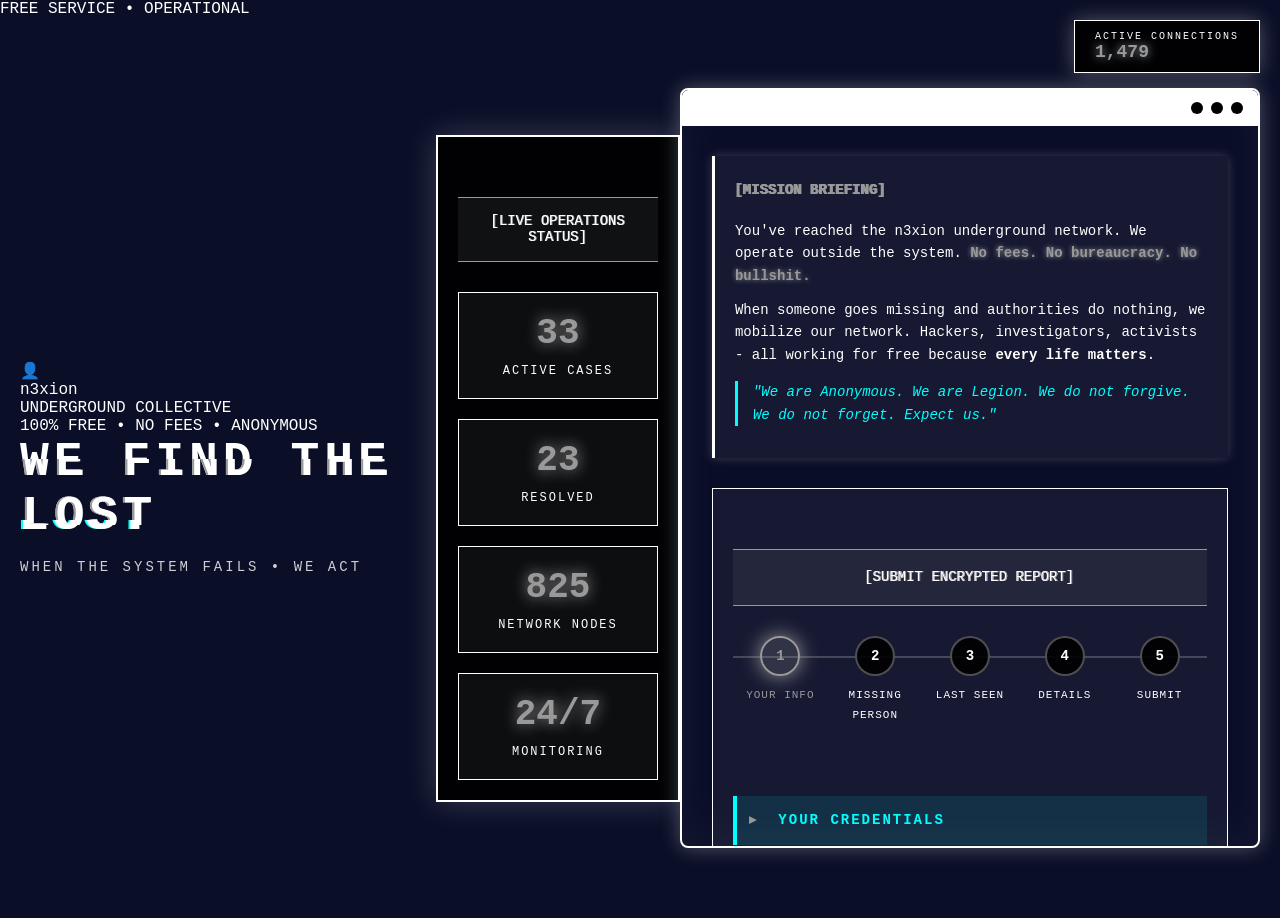
<file: index.html>
<!DOCTYPE html>
<html lang="en">
<head>
    <meta charset="UTF-8">
    <meta name="viewport" content="width=device-width, initial-scale=1.0">
    <title>n3xion - Underground Anonymous Collective</title>
    <link rel="stylesheet" href="style.css">
</head>
<body>
    <!-- Visitor Counter -->
    <div class="visitor-counter">
        <div class="label">ACTIVE CONNECTIONS</div>
        <div class="count" id="visitorCount">0</div>
    </div>

    <!-- Service Status -->
    <div class="service-status">
        <div class="status-dot"></div>
        <div class="status-text">FREE SERVICE • OPERATIONAL</div>
    </div>

    <div class="glitch-overlay"></div>
    <div class="scanlines"></div>
    
    <div class="container">
        <!-- Anonymous Header with Logo -->
        <div class="anonymous-header">
            <div class="n3xion-logo">
                <div class="logo-icon">👤</div>
                <div class="logo-text">
                    <div class="logo-title">n3xion</div>
                    <div class="logo-subtitle">UNDERGROUND COLLECTIVE</div>
                </div>
            </div>
            
            <div class="free-badge">100% FREE • NO FEES • ANONYMOUS</div>
            
            <h1 class="glitch-text" data-text="WE FIND THE LOST">WE FIND THE LOST</h1>
            <p class="tagline glitch-text" data-text="WHEN THE SYSTEM FAILS • WE ACT">
                WHEN THE SYSTEM FAILS • WE ACT
            </p>
        </div>

        <!-- Operations Dashboard -->
        <div class="operations-dashboard">
            <div class="section-divider">
                <span class="glitch-small" data-text="[LIVE OPERATIONS STATUS]">[LIVE OPERATIONS STATUS]</span>
            </div>
            <div class="dashboard-grid">
                <div class="stat-box">
                    <div class="stat-number" id="activeCases">47</div>
                    <div class="stat-label">Active Cases</div>
                </div>
                <div class="stat-box">
                    <div class="stat-number" id="resolved">23</div>
                    <div class="stat-label">Resolved</div>
                </div>
                <div class="stat-box">
                    <div class="stat-number" id="network">1,247</div>
                    <div class="stat-label">Network Nodes</div>
                </div>
                <div class="stat-box">
                    <div class="stat-number">24/7</div>
                    <div class="stat-label">Monitoring</div>
                </div>
            </div>
        </div>

        <!-- Main Terminal -->
        <div class="terminal">
            <div class="terminal-header">
                <span class="terminal-title">[ENCRYPTED SUBMISSION PORTAL]</span>
                <div class="terminal-buttons">
                    <span class="btn-minimize"></span>
                    <span class="btn-maximize"></span>
                    <span class="btn-close"></span>
                </div>
            </div>

            <div class="terminal-content">
                <!-- Mission Statement -->
                <div class="message-box">
                    <div class="message-header">
                        <span class="glitch-small" data-text="[MISSION BRIEFING]">[MISSION BRIEFING]</span>
                    </div>
                    <div class="message-content">
                        <p>
                            You've reached the n3xion underground network. We operate outside the system.
                            <span class="highlight">No fees. No bureaucracy. No bullshit.</span>
                        </p>
                        <p>
                            When someone goes missing and authorities do nothing, we mobilize our network.
                            Hackers, investigators, activists - all working for free because 
                            <strong>every life matters</strong>.
                        </p>
                        <p class="quote">
                            "We are Anonymous. We are Legion. We do not forgive. We do not forget. Expect us."
                        </p>
                    </div>
                </div>

                <!-- Report Form with Multi-Step -->
                <div class="contact-section">
                    <div class="section-divider">
                        <span class="glitch-small" data-text="[SUBMIT ENCRYPTED REPORT]">[SUBMIT ENCRYPTED REPORT]</span>
                    </div>

                    <!-- Progress Bar -->
                    <div class="form-progress">
                        <div class="progress-line" id="progressLine"></div>
                        <div class="progress-step active" data-step="1">
                            <div class="step-circle">1</div>
                            <div class="step-label">Your Info</div>
                        </div>
                        <div class="progress-step" data-step="2">
                            <div class="step-circle">2</div>
                            <div class="step-label">Missing Person</div>
                        </div>
                        <div class="progress-step" data-step="3">
                            <div class="step-circle">3</div>
                            <div class="step-label">Last Seen</div>
                        </div>
                        <div class="progress-step" data-step="4">
                            <div class="step-circle">4</div>
                            <div class="step-label">Details</div>
                        </div>
                        <div class="progress-step" data-step="5">
                            <div class="step-circle">5</div>
                            <div class="step-label">Submit</div>
                        </div>
                    </div>

                    <form id="contactForm" class="contact-form">
                        <!-- STEP 1: Reporter Information -->
                        <div class="form-step active" data-step="1">
                            <div class="form-section-header">
                                <span class="section-icon">▸</span> YOUR CREDENTIALS
                            </div>

                            <div class="form-group">
                                <label for="reporterName"><span class="required">*</span> YOUR NAME</label>
                                <input type="text" id="reporterName" name="reporterName" placeholder="Full name" required>
                            </div>

                            <div class="form-group">
                                <label for="reporterEmail"><span class="required">*</span> EMAIL</label>
                                <input type="email" id="reporterEmail" name="reporterEmail" placeholder="your@email.com" required>
                            </div>

                            <div class="form-group">
                                <label for="reporterPhone"><span class="required">*</span> PHONE</label>
                                <input type="tel" id="reporterPhone" name="reporterPhone" placeholder="+1 (555) 123-4567" required>
                            </div>

                            <div class="form-group">
                                <label for="relationship"><span class="required">*</span> RELATIONSHIP</label>
                                <select id="relationship" name="relationship" required>
                                    <option value="">Select...</option>
                                    <option value="parent">Parent</option>
                                    <option value="sibling">Sibling</option>
                                    <option value="spouse">Spouse/Partner</option>
                                    <option value="child">Child</option>
                                    <option value="friend">Friend</option>
                                    <option value="other-family">Other Family</option>
                                    <option value="other">Other</option>
                                </select>
                            </div>
                        </div>
                        <!-- STEP 2: Missing Person Details -->
                        <div class="form-step" data-step="2">
                            <div class="form-section-header">
                                <span class="section-icon">▸</span> TARGET PROFILE
                            </div>

                            <div class="form-group">
                                <label for="missingName"><span class="required">*</span> FULL NAME</label>
                                <input type="text" id="missingName" name="missingName" placeholder="Missing person's full name" required>
                            </div>

                            <div class="form-row">
                                <div class="form-group">
                                    <label for="age"><span class="required">*</span> AGE</label>
                                    <input type="number" id="age" name="age" placeholder="Age" min="0" max="120" required>
                                </div>

                                <div class="form-group">
                                    <label for="gender"><span class="required">*</span> GENDER</label>
                                    <select id="gender" name="gender" required>
                                        <option value="">Select...</option>
                                        <option value="male">Male</option>
                                        <option value="female">Female</option>
                                        <option value="non-binary">Non-Binary</option>
                                        <option value="other">Other</option>
                                    </select>
                                </div>
                            </div>

                            <div class="form-row">
                                <div class="form-group">
                                    <label for="height">HEIGHT</label>
                                    <input type="text" id="height" name="height" placeholder="e.g., 5'8&quot; or 173cm">
                                </div>

                                <div class="form-group">
                                    <label for="weight">WEIGHT</label>
                                    <input type="text" id="weight" name="weight" placeholder="e.g., 150 lbs or 68 kg">
                                </div>
                            </div>

                            <div class="form-row">
                                <div class="form-group">
                                    <label for="hairColor">HAIR COLOR</label>
                                    <input type="text" id="hairColor" name="hairColor" placeholder="e.g., Brown, Blonde">
                                </div>

                                <div class="form-group">
                                    <label for="eyeColor">EYE COLOR</label>
                                    <input type="text" id="eyeColor" name="eyeColor" placeholder="e.g., Blue, Brown">
                                </div>
                            </div>

                            <div class="form-group">
                                <label for="race">RACE/ETHNICITY</label>
                                <input type="text" id="race" name="race" placeholder="e.g., Caucasian, Hispanic, Asian">
                            </div>

                            <div class="form-group">
                                <label for="distinguishingFeatures">IDENTIFYING MARKS</label>
                                <textarea id="distinguishingFeatures" name="distinguishingFeatures" placeholder="Scars, tattoos, birthmarks, piercings..." rows="3"></textarea>
                            </div>
                        </div>
                        <!-- STEP 3: Last Seen Information -->
                        <div class="form-step" data-step="3">
                            <div class="form-section-header">
                                <span class="section-icon">▸</span> LAST KNOWN LOCATION
                            </div>

                            <div class="form-group">
                                <label for="lastSeenDate"><span class="required">*</span> DATE LAST SEEN</label>
                                <input type="date" id="lastSeenDate" name="lastSeenDate" required>
                            </div>

                            <div class="form-group">
                                <label for="lastSeenTime">TIME LAST SEEN</label>
                                <input type="time" id="lastSeenTime" name="lastSeenTime">
                            </div>

                            <div class="form-group">
                                <label for="lastSeenLocation"><span class="required">*</span> LOCATION</label>
                                <input type="text" id="lastSeenLocation" name="lastSeenLocation" placeholder="Address, city, landmarks" required>
                            </div>

                            <div class="form-group">
                                <label for="lastSeenClothing">CLOTHING DESCRIPTION</label>
                                <textarea id="lastSeenClothing" name="lastSeenClothing" placeholder="Describe clothing, shoes, accessories..." rows="3"></textarea>
                            </div>
                        </div>
                        <!-- STEP 3: Last Seen Information -->
                        <div class="form-step" data-step="3">
                            <div class="form-section-header">
                                <span class="section-icon">▸</span> LAST KNOWN LOCATION
                            </div>

                            <div class="form-group">
                                <label for="lastSeenDate"><span class="required">*</span> DATE LAST SEEN</label>
                                <input type="date" id="lastSeenDate" name="lastSeenDate" required>
                            </div>

                            <div class="form-group">
                                <label for="lastSeenTime">TIME LAST SEEN</label>
                                <input type="time" id="lastSeenTime" name="lastSeenTime">
                            </div>

                            <div class="form-group">
                                <label for="lastSeenLocation"><span class="required">*</span> LOCATION</label>
                                <input type="text" id="lastSeenLocation" name="lastSeenLocation" placeholder="Address, city, landmarks" required>
                            </div>

                            <div class="form-group">
                                <label for="lastSeenClothing">CLOTHING DESCRIPTION</label>
                                <textarea id="lastSeenClothing" name="lastSeenClothing" placeholder="Describe clothing, shoes, accessories..." rows="3"></textarea>
                            </div>
                        </div>
                        <!-- STEP 4: Circumstances & Details -->
                        <div class="form-step" data-step="4">
                            <div class="form-section-header">
                                <span class="section-icon">▸</span> INCIDENT DETAILS
                            </div>

                            <div class="form-group">
                                <label for="circumstances"><span class="required">*</span> WHAT HAPPENED?</label>
                                <textarea id="circumstances" name="circumstances" placeholder="Describe the circumstances. Where were they going? Any suspicious activity?" rows="5" required></textarea>
                            </div>

                            <div class="form-group">
                                <label for="medicalConditions">MEDICAL CONDITIONS</label>
                                <textarea id="medicalConditions" name="medicalConditions" placeholder="Medical conditions, medications, mental health concerns..." rows="3"></textarea>
                            </div>

                            <div class="form-group">
                                <label for="vehicleInfo">VEHICLE INFORMATION</label>
                                <textarea id="vehicleInfo" name="vehicleInfo" placeholder="Make, model, color, license plate..." rows="2"></textarea>
                            </div>

                            <div class="form-section-header">
                                <span class="section-icon">▸</span> OFFICIAL STATUS
                            </div>

                            <div class="form-group">
                                <label for="policeReported"><span class="required">*</span> REPORTED TO POLICE?</label>
                                <select id="policeReported" name="policeReported" required>
                                    <option value="">Select...</option>
                                    <option value="yes">Yes</option>
                                    <option value="no">No</option>
                                    <option value="planning">Planning to report</option>
                                </select>
                            </div>

                            <div class="form-group">
                                <label for="caseNumber">CASE NUMBER</label>
                                <input type="text" id="caseNumber" name="caseNumber" placeholder="Police case/report number">
                            </div>

                            <div class="form-group">
                                <label for="policeDepartment">DEPARTMENT</label>
                                <input type="text" id="policeDepartment" name="policeDepartment" placeholder="Police department name">
                            </div>
                        </div>
                        <!-- STEP 5: Final Step & Submit -->
                        <div class="form-step" data-step="5">
                            <div class="form-section-header">
                                <span class="section-icon">▸</span> ENCRYPTED ATTACHMENTS
                            </div>

                            <div class="form-group">
                                <label for="files">UPLOAD FILES</label>
                                <input type="file" id="files" name="files" multiple accept="image/*,.pdf,.doc,.docx">
                                <small class="file-hint">Photos, documents, evidence. Max 10MB per file.</small>
                            </div>

                            <div class="form-group">
                                <label for="additionalInfo">ADDITIONAL INTEL</label>
                                <textarea id="additionalInfo" name="additionalInfo" placeholder="Any other relevant information..." rows="4"></textarea>
                            </div>

                            <div class="message-box" style="margin-top: 30px;">
                                <div class="message-content">
                                    <p class="highlight">⚠️ FINAL VERIFICATION</p>
                                    <p>By submitting this report, you confirm:</p>
                                    <ul style="margin-left: 20px; margin-top: 10px;">
                                        <li>All information provided is accurate</li>
                                        <li>You have legal authority to report this case</li>
                                        <li>You understand this is a FREE service</li>
                                        <li>Your data will be encrypted and distributed to our network</li>
                                    </ul>
                                </div>
                            </div>
                        </div>

                        <!-- Navigation Buttons -->
                        <div class="form-navigation">
                            <button type="button" class="btn-prev" id="prevBtn" disabled>◀ PREVIOUS</button>
                            <button type="button" class="btn-next" id="nextBtn">NEXT ▶</button>
                            <button type="submit" class="btn-send glitch-btn" id="submitBtn" style="display: none;" data-text="TRANSMIT ENCRYPTED REPORT">
                                TRANSMIT ENCRYPTED REPORT
                            </button>
                        </div>
                    </form>

                    <div id="successMessage" class="success-message" style="display: none;">
                        <span class="status-icon">✓</span> TRANSMISSION SUCCESSFUL. REPORT ENCRYPTED AND DISTRIBUTED TO NETWORK.
                    </div>

                    <div id="errorMessage" class="error-message" style="display: none;">
                        <span class="status-icon">✗</span> TRANSMISSION FAILED. RETRY OR CONTACT DIRECTLY.
                    </div>
                </div>
            </div>
        </div>
    </div>

    <script src="matrix.js"></script>
    <script src="form-handler.js"></script>
    <script src="visitor-counter.js"></script>
    <script src="script.js"></script>
</body>
</html>
</file>
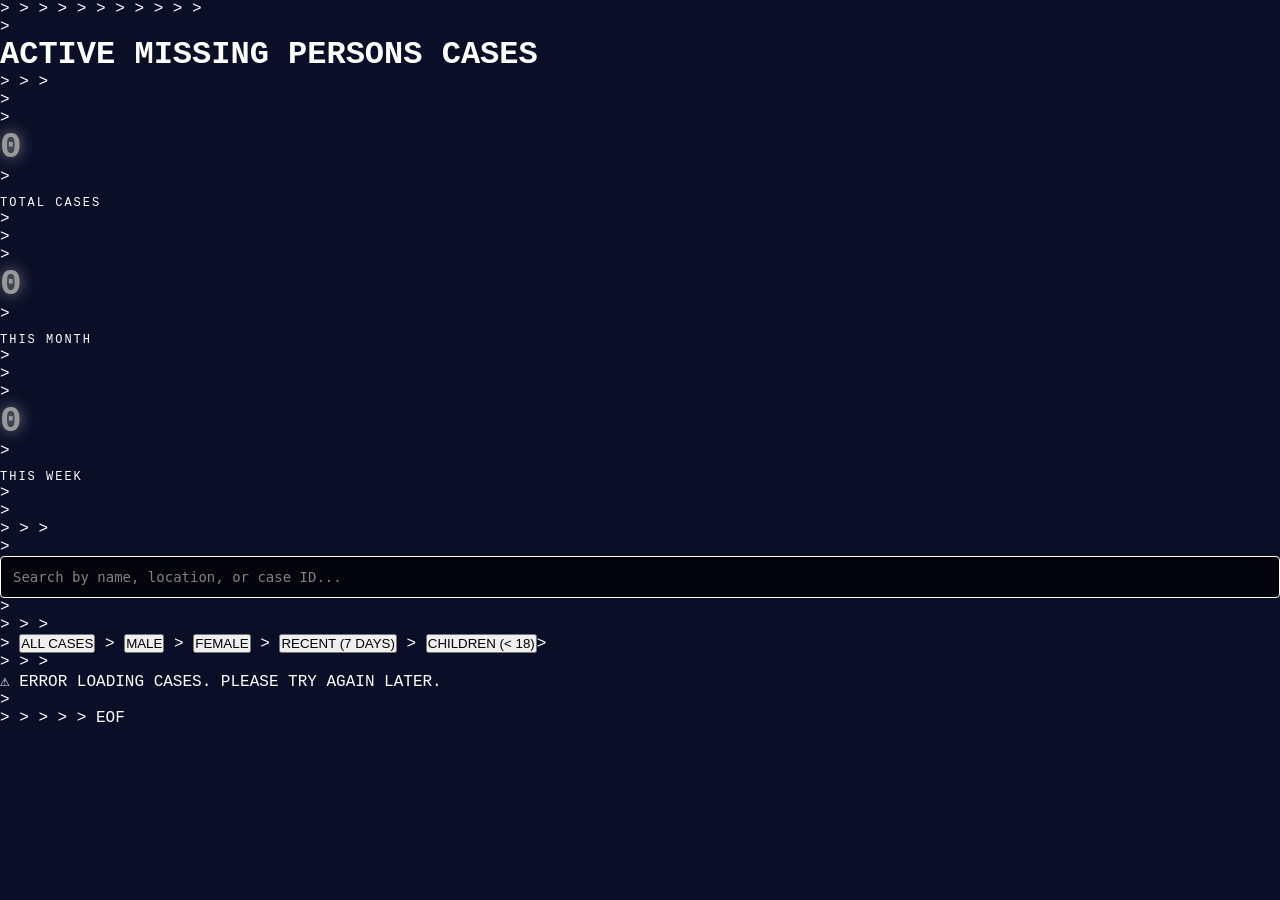
<file: cases.html>
> <!DOCTYPE html>
> <html lang="en">
> <head>
>     <meta charset="UTF-8">
>     <meta name="viewport" content="width=device-width, initial-scale=1.0">
>     <title>Active Missing Persons Cases - TrackMissingProfile</title>
>     <link rel="stylesheet" href="style.css">
>     <style>
>         .cases-container {
>             max-width: 1200px;
>             margin: 50px auto;
.stat-lab>             padding: 20px;
>         }
>
0>         .search-bar {
>             margin-bottom: 30px;
>             text-align: center;
<div cla>         }
>
>         .search-bar input {
h1 class>             width: 60%;
>             padding: 15px;
>             font-size: 16px;
>             background: rgba(0, 255, 0, 0.1);
>             border: 1px solid #00ff00;
>             color: #00ff00;
>             font-family: 'Courier New', monospace;
>         }
          >
 >         .search-bar input::placeholder {
>             color: rgba(0, 255, 0, 0.5);
>         }
>
at">>         .filters {

                <d>             display: flex;
>             gap: 15px;
>             justify-content: center;
>             margin-bottom: 30px;
>             flex-wrap: wrap;
>         }
>
>         .filter-btn {
          <div class="s>             padding: 10px 20px;
>             background: rgba(0, 255, 0, 0.1);
>             border: 1px solid #00ff00;
>             color: #00ff00;
>             cursor: pointer;
>             font-family: 'Courier New', monospace;
>             transition: all 0.3s;
>         }
>
>         .filter-btn:hover, .filter-btn.active {
>             background: #00ff00;
>             color: #000;
>         }
>
>         .cases-grid {
>             display: grid;
a-filter="all">ALL CASES</b>             grid-template-columns: repeat(auto-fill, minmax(350px, 1fr));
>             gap: 30px;
ton>
            <butto>             margin-top: 30px;
>         }
er="female>
>         .case-card {
>             background: rgba(0, 0, 0, 0.8);
>             border: 2px solid #00ff00;
>             padding: 20px;
utton class="fi>             position: relative;
>             transition: all 0.3s;
>         }
>
>         .case-card:hover {
>             transform: translateY(-5px);
>             box-shadow: 0 10px 30px rgba(0, 255, 0, 0.3);
>         }
</div>
   >
>         .case-id {
div>
    </di>             position: absolute;
>             top: 10px;
>             right: 10px;
>             background: #00ff00;
>             color: #000;
>             padding: 5px 10px;
>             font-weight: bold;
>             font-size: 12px;
>         }
>
>         .case-photo {
>             width: 100%;
>             height: 250px;
>             background: rgba(0, 255, 0, 0.1);
>             display: flex;
>             align-items: center;
>             justify-content: center;
>             margin-bottom: 15px;
>             border: 1px solid #00ff00;
>         }
>
>         .case-photo img {
>             max-width: 100%;
>             max-height: 100%;
>             object-fit: cover;
>         }
>
>         .no-photo {
>             color: rgba(0, 255, 0, 0.5);
>             font-size: 14px;
>         }
>
>         .case-name {
>             font-size: 24px;
>             color: #00ff00;
>             margin-bottom: 10px;
>             font-weight: bold;
>         }
>
>         .case-details {
>             color: #00ff00;
>             line-height: 1.8;
>             font-size: 14px;
>         }
>
>         .case-details strong {
>             color: #fff;
>         }
>
>         .case-location {
>             margin-top: 15px;
>             padding-top: 15px;
>             border-top: 1px solid rgba(0, 255, 0, 0.3);
>         }
>
>         .view-map-btn {
>             display: inline-block;
>             margin-top: 10px;
>             padding: 8px 15px;
>             background: rgba(0, 255, 0, 0.2);
>             border: 1px solid #00ff00;
>             color: #00ff00;
>             text-decoration: none;
>             font-size: 12px;
>             transition: all 0.3s;
>         }
>
>         .view-map-btn:hover {
>             background: #00ff00;
>             color: #000;
>         }
>
>         .loading {
>             text-align: center;
>             color: #00ff00;
>             font-size: 20px;
>             padding: 50px;
>         }
>
>         .no-results {
>             text-align: center;
>             color: #00ff00;
>             font-size: 18px;
>             padding: 50px;
>         }
>
>         .stats-bar {
>             display: flex;
>             justify-content: space-around;
>             margin-bottom: 30px;
>             padding: 20px;
>             background: rgba(0, 255, 0, 0.1);
>             border: 1px solid #00ff00;
>         }
>
>         .stat {
>             text-align: center;
>         }
>
>         .stat-number {
>             font-size: 36px;
>             color: #00ff00;
>             font-weight: bold;
>         }
>
>         .stat-label {
>             color: rgba(0, 255, 0, 0.7);
>             font-size: 14px;
>         }
>     </style>
> </head>
> <body>
>     <div class="cases-container">
>         <h1 class="glitch" data-text="ACTIVE MISSING PERSONS CASES">ACTIVE MISSING PERSONS CASES</h1>
>
>         <!-- Stats Bar -->
>         <div class="stats-bar">
>             <div class="stat">
>                 <div class="stat-number" id="totalCases">0</div>
>                 <div class="stat-label">TOTAL CASES</div>
>             </div>
>             <div class="stat">
>                 <div class="stat-number" id="thisMonth">0</div>
>                 <div class="stat-label">THIS MONTH</div>
>             </div>
>             <div class="stat">
>                 <div class="stat-number" id="thisWeek">0</div>
>                 <div class="stat-label">THIS WEEK</div>
>             </div>
>         </div>
>
>         <!-- Search Bar -->
>         <div class="search-bar">
>             <input type="text" id="searchInput" placeholder="Search by name, location, or case ID...">
>         </div>
>
>         <!-- Filters -->
>         <div class="filters">
>             <button class="filter-btn active" data-filter="all">ALL CASES</button>
>             <button class="filter-btn" data-filter="male">MALE</button>
>             <button class="filter-btn" data-filter="female">FEMALE</button>
>             <button class="filter-btn" data-filter="recent">RECENT (7 DAYS)</button>
>             <button class="filter-btn" data-filter="children">CHILDREN (< 18)</button>>         </div>
>
>         <!-- Cases Grid -->
>         <div id="casesGrid" class="cases-grid">
>             <div class="loading">⟳ LOADING CASES...</div>
>         </div>
>     </div>
>
>     <script src="cases.js"></script>
> </body>
> </html>
> EOF
</file>
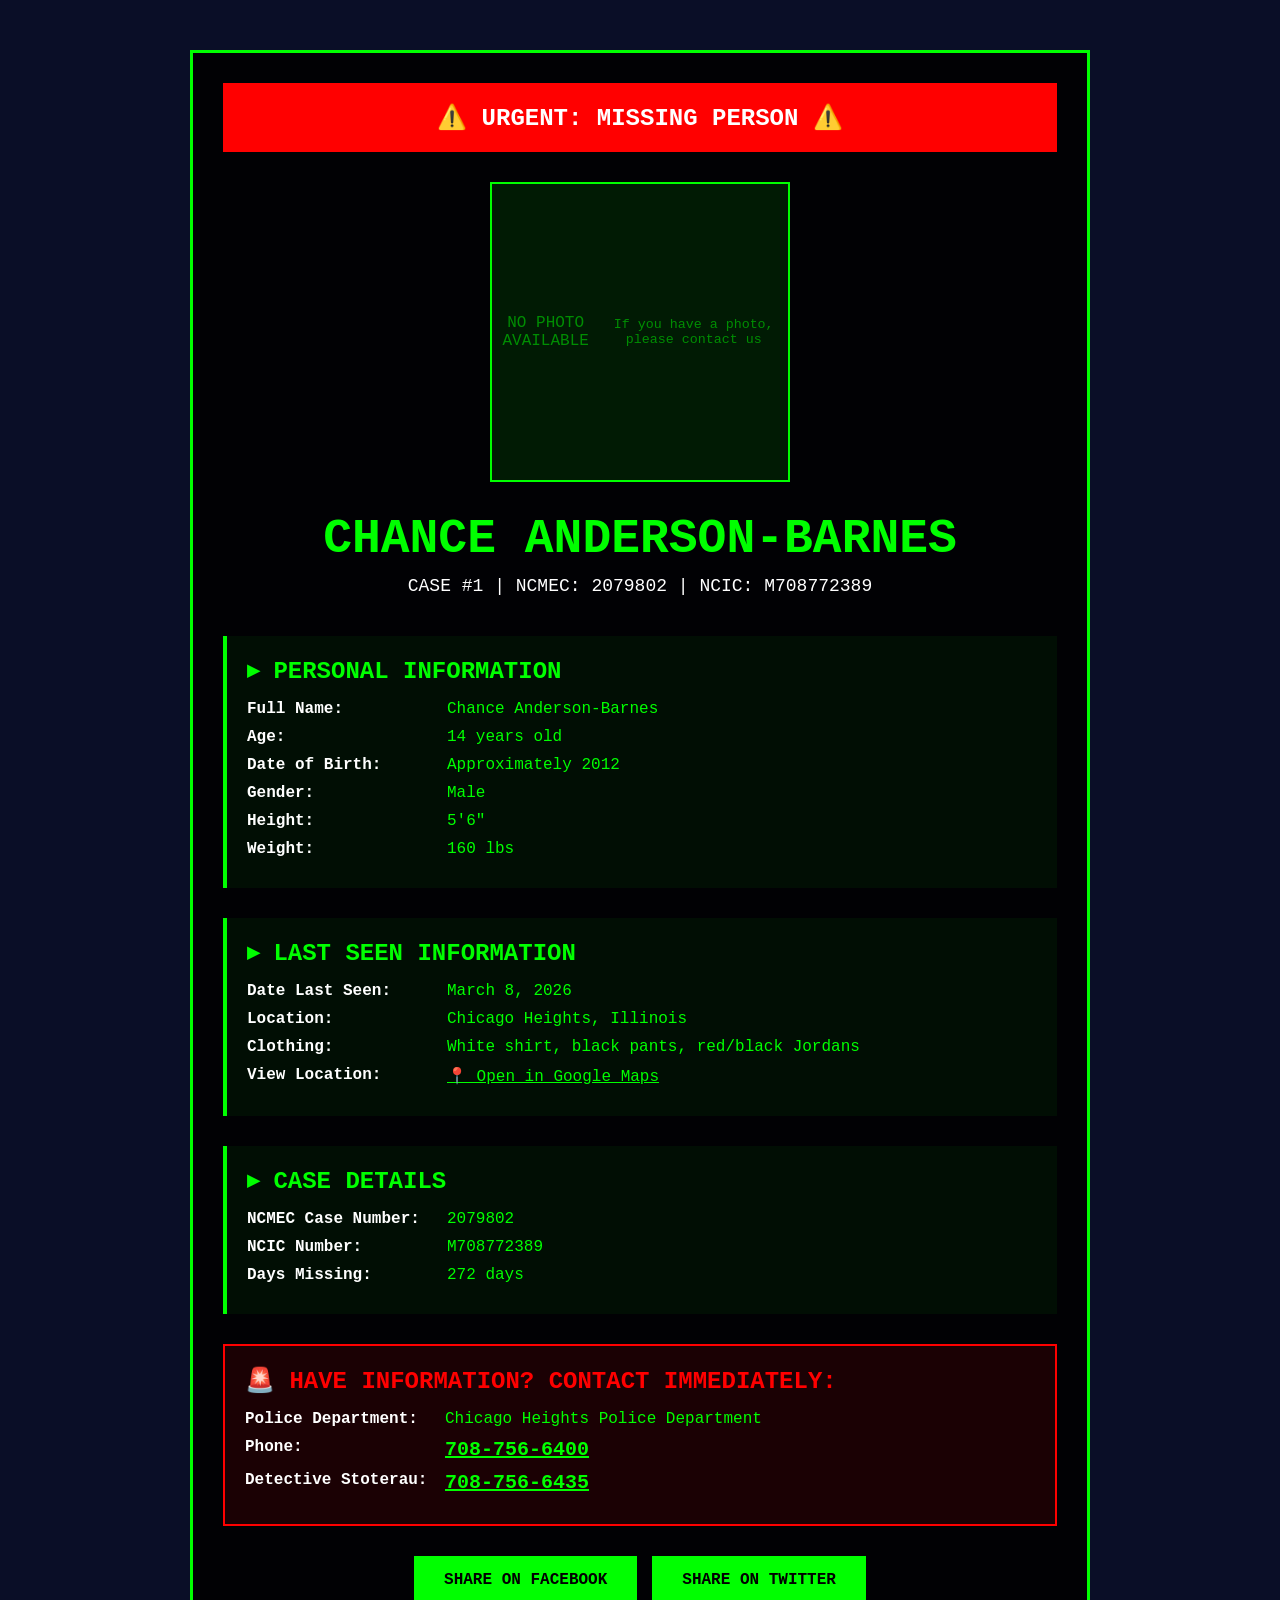
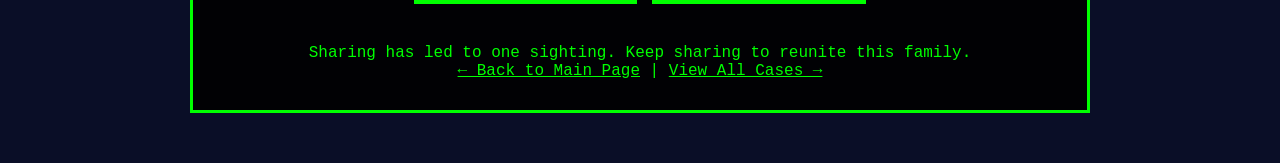
<file: chance-anderson-barnes.html>
<!DOCTYPE html>
<html lang="en">
<head>
    <meta charset="UTF-8">
    <meta name="viewport" content="width=device-width, initial-scale=1.0">
    <title>MISSING: Chance Anderson-Barnes - TrackMissingProfile</title>
    <link rel="stylesheet" href="style.css">
    <style>
        .case-container {
            max-width: 900px;
            margin: 50px auto;
            padding: 30px;
            background: rgba(0, 0, 0, 0.9);
            border: 3px solid #00ff00;
        }
        
        .urgent-banner {
            background: #ff0000;
            color: #fff;
            padding: 20px;
            text-align: center;
            font-size: 24px;
            font-weight: bold;
            margin-bottom: 30px;
            animation: pulse 2s infinite;
        }
        
        @keyframes pulse {
            0%, 100% { opacity: 1; }
            50% { opacity: 0.7; }
        }
        
        .case-header {
            text-align: center;
            margin-bottom: 40px;
        }
        
        .case-photo {
            width: 300px;
            height: 300px;
            margin: 0 auto 30px;
            background: rgba(0, 255, 0, 0.1);
            border: 2px solid #00ff00;
            display: flex;
            align-items: center;
            justify-content: center;
            color: rgba(0, 255, 0, 0.5);
        }
        
        .case-name {
            font-size: 48px;
            color: #00ff00;
            margin-bottom: 10px;
        }
        
        .case-id {
            color: #fff;
            font-size: 18px;
            margin-bottom: 20px;
        }
        
        .info-section {
            margin-bottom: 30px;
            padding: 20px;
            background: rgba(0, 255, 0, 0.05);
            border-left: 4px solid #00ff00;
        }
        
        .info-section h2 {
            color: #00ff00;
            margin-bottom: 15px;
            font-size: 24px;
        }
        
        .info-row {
            display: grid;
            grid-template-columns: 200px 1fr;
            margin-bottom: 10px;
            color: #00ff00;
        }
        
        .info-label {
            font-weight: bold;
            color: #fff;
        }
        
        .contact-box {
            background: rgba(255, 0, 0, 0.1);
            border: 2px solid #ff0000;
            padding: 20px;
            margin-top: 30px;
        }
        
        .contact-box h2 {
            color: #ff0000;
            margin-bottom: 15px;
        }
        
        .share-buttons {
            display: flex;
            gap: 15px;
            margin-top: 30px;
            justify-content: center;
        }
        
        .share-btn {
            padding: 15px 30px;
            background: #00ff00;
            color: #000;
            text-decoration: none;
            font-weight: bold;
            transition: all 0.3s;
        }
        
        .share-btn:hover {
            background: #fff;
            transform: scale(1.05);
        }
    </style>
</head>
<body>
    <div class="case-container">
        <div class="urgent-banner">
            ⚠️ URGENT: MISSING PERSON ⚠️
        </div>
        
        <div class="case-header">
            <div class="case-photo">
                NO PHOTO AVAILABLE<br>
                <small>If you have a photo, please contact us</small>
            </div>
            <h1 class="case-name">CHANCE ANDERSON-BARNES</h1>
            <div class="case-id">CASE #1 | NCMEC: 2079802 | NCIC: M708772389</div>
        </div>
        
        <div class="info-section">
            <h2>▸ PERSONAL INFORMATION</h2>
            <div class="info-row">
                <span class="info-label">Full Name:</span>
                <span>Chance Anderson-Barnes</span>
            </div>
            <div class="info-row">
                <span class="info-label">Age:</span>
                <span>14 years old</span>
            </div>
            <div class="info-row">
                <span class="info-label">Date of Birth:</span>
                <span>Approximately 2012</span>
            </div>
            <div class="info-row">
                <span class="info-label">Gender:</span>
                <span>Male</span>
            </div>
            <div class="info-row">
                <span class="info-label">Height:</span>
                <span>5'6"</span>
            </div>
            <div class="info-row">
                <span class="info-label">Weight:</span>
                <span>160 lbs</span>
            </div>
        </div>
        
        <div class="info-section">
            <h2>▸ LAST SEEN INFORMATION</h2>
            <div class="info-row">
                <span class="info-label">Date Last Seen:</span>
                <span>March 8, 2026</span>
            </div>
            <div class="info-row">
                <span class="info-label">Location:</span>
                <span>Chicago Heights, Illinois</span>
            </div>
            <div class="info-row">
                <span class="info-label">Clothing:</span>
                <span>White shirt, black pants, red/black Jordans</span>
            </div>
            <div class="info-row">
                <span class="info-label">View Location:</span>
                <span><a href="https://www.google.com/maps/search/?api=1&query=Chicago+Heights+Illinois" target="_blank" style="color: #00ff00;">📍 Open in Google Maps</a></span>
            </div>
        </div>
        
        <div class="info-section">
            <h2>▸ CASE DETAILS</h2>
            <div class="info-row">
                <span class="info-label">NCMEC Case Number:</span>
                <span>2079802</span>
            </div>
            <div class="info-row">
                <span class="info-label">NCIC Number:</span>
                <span>M708772389</span>
            </div>
            <div class="info-row">
                <span class="info-label">Days Missing:</span>
                <span id="daysMissing">Calculating...</span>
            </div>
        </div>
        
        <div class="contact-box">
            <h2>🚨 HAVE INFORMATION? CONTACT IMMEDIATELY:</h2>
            <div class="info-row">
                <span class="info-label">Police Department:</span>
                <span>Chicago Heights Police Department</span>
            </div>
            <div class="info-row">
                <span class="info-label">Phone:</span>
                <span><a href="tel:708-756-6400" style="color: #00ff00; font-size: 20px; font-weight: bold;">708-756-6400</a></span>
            </div>
            <div class="info-row">
                <span class="info-label">Detective Stoterau:</span>
                <span><a href="tel:708-756-6435" style="color: #00ff00; font-size: 20px; font-weight: bold;">708-756-6435</a></span>
            </div>
        </div>
        
        <div class="share-buttons">
            <a href="https://www.facebook.com/sharer/sharer.php?u=https://n3xion3301.github.io/chance-anderson-barnes.html" target="_blank" class="share-btn">
                SHARE ON FACEBOOK
            </a>
            <a href="https://twitter.com/intent/tweet?text=MISSING:%20Chance%20Anderson-Barnes,%2014,%20Chicago%20Heights,%20IL&url=https://n3xion3301.github.io/chance-anderson-barnes.html" target="_blank" class="share-btn">
                SHARE ON TWITTER
            </a>
        </div>
        
        <div style="text-align: center; margin-top: 40px; color: #00ff00;">
            <p>Sharing has led to one sighting. Keep sharing to reunite this family.</p>
            <p><a href="index.html" style="color: #00ff00;">← Back to Main Page</a> | <a href="cases.html" style="color: #00ff00;">View All Cases →</a></p>
        </div>
    </div>
    
    <script>
        // Calculate days missing
        const lastSeen = new Date('2026-03-08');
        const today = new Date();
        const diffTime = Math.abs(today - lastSeen);
        const diffDays = Math.ceil(diffTime / (1000 * 60 * 60 * 24));
        document.getElementById('daysMissing').textContent = diffDays + ' days';
    </script>
</body>
</html>
</file>
<file: style.css>
* {
    margin: 0;
    padding: 0;
    box-sizing: border-box;
}

body {
    font-family: 'Courier New', monospace;
    background: #0a0e27;
    color: #ffffff;
    overflow-x: hidden;
    position: relative;
}

.matrix-bg {
    position: fixed;
    top: 0;
    left: 0;
    width: 100%;
    height: 100%;
    background: 
        repeating-linear-gradient(
            0deg,
            rgba(255, 255, 255, 0.03) 0px,
            rgba(255, 255, 255, 0.03) 1px,
            transparent 1px,
            transparent 2px
        );
    pointer-events: none;
    z-index: 1;
    animation: scanlines 8s linear infinite;
}

@keyframes scanlines {
    0% {
        transform: translateY(0);
    }
    100% {
        transform: translateY(10px);
    }
}

.container {
    position: relative;
    z-index: 2;
    min-height: 100vh;
    display: flex;
    align-items: center;
    justify-content: center;
    padding: 20px;
}

.terminal {
    width: 100%;
    max-width: 900px;
    background: #0d1117;
    border: 2px solid #ffffff;
    border-radius: 8px;
    box-shadow: 0 0 20px rgba(255, 255, 255, 0.3), inset 0 0 20px rgba(255, 255, 255, 0.05);
    overflow: hidden;
}

.terminal-header {
    background: #1a1f2e;
    border-bottom: 1px solid #ffffff;
    padding: 12px 16px;
    display: flex;
    justify-content: space-between;
    align-items: center;
}

.terminal-title {
    color: #ffffff;
    font-size: 13px;
    font-weight: bold;
}

.terminal-buttons {
    display: flex;
    gap: 8px;
}

.terminal-buttons span {
    width: 12px;
    height: 12px;
    border-radius: 50%;
    display: inline-block;
}

.btn-minimize {
    background: #ffbd2e;
}

.btn-maximize {
    background: #27c93f;
}

.btn-close {
    background: #ff5f57;
}

.terminal-content {
    padding: 20px;
    font-size: 14px;
    line-height: 1.8;
    max-height: 80vh;
    overflow-y: auto;
}

.terminal-line {
    margin-bottom: 10px;
    display: flex;
    align-items: center;
}

.prompt {
    color: #ffffff;
    margin-right: 8px;
    font-weight: bold;
}

.command {
    color: #ffffff;
    text-decoration: underline;
}

.terminal-output {
    color: #ffffff;
    margin-bottom: 15px;
    padding-left: 20px;
    border-left: 2px solid #ffffff;
}

.highlight {
    color: #999999;
    font-weight: bold;
}

.contact-section {
    margin: 30px 0;
    padding: 20px;
    border: 1px solid #ffffff;
    background: rgba(255, 255, 255, 0.05);
}

.contact-form {
    display: flex;
    flex-direction: column;
    gap: 15px;
}

.form-group {
    display: flex;
    flex-direction: column;
}

.label-prefix {
    color: #999999;
    margin-right: 5px;
}

label {
    color: #ffffff;
    font-weight: bold;
    margin-bottom: 5px;
    font-size: 12px;
}

input,
textarea {
    background: #0a0e27;
    border: 1px solid #ffffff;
    color: #ffffff;
    padding: 10px;
    font-family: 'Courier New', monospace;
    font-size: 13px;
    transition: all 0.3s;
}

input:focus,
textarea:focus {
    outline: none;
    border-color: #999999;
    box-shadow: 0 0 10px rgba(153, 153, 153, 0.5);
}

input::placeholder,
textarea::placeholder {
    color: #ffffff;
    opacity: 0.5;
}

.btn-send {
    background: #ffffff;
    color: #0a0e27;
    border: 2px solid #ffffff;
    padding: 12px;
    font-family: 'Courier New', monospace;
    font-weight: bold;
    cursor: pointer;
    transition: all 0.3s;
    text-transform: uppercase;
    font-size: 12px;
}

.btn-send:hover {
    background: #0a0e27;
    color: #ffffff;
    box-shadow: 0 0 15px rgba(255, 255, 255, 0.8);
}

.btn-send:active {
    transform: scale(0.98);
}

.success-message {
    background: rgba(255, 255, 255, 0.1);
    border: 1px solid #ffffff;
    color: #ffffff;
    padding: 12px;
    border-radius: 4px;
    text-align: center;
    font-size: 13px;
    margin-top: 15px;
}

.error-message {
    background: rgba(255, 0, 0, 0.1);
    border: 1px solid #ff0000;
    color: #ff0000;
    padding: 12px;
    border-radius: 4px;
    text-align: center;
    font-size: 13px;
    margin-top: 15px;
}

.status-icon {
    margin-right: 8px;
}

.projects-section {
    margin: 15px 0;
    padding-left: 20px;
}

.project-item {
    display: flex;
    align-items: center;
    gap: 10px;
    margin-bottom: 8px;
    color: #ffffff;
}

.project-icon {
    color: #999999;
}

.project-link {
    color: #ffffff;
    text-decoration: none;
    transition: all 0.3s;
}

.project-link:hover {
    color: #999999;
    text-shadow: 0 0 10px rgba(153, 153, 153, 0.8);
}

.project-status {
    color: #ffffff;
    font-size: 11px;
    margin-left: auto;
    padding: 2px 8px;
    border: 1px solid #ffffff;
    border-radius: 3px;
}

.connect-section {
    display: flex;
    gap: 20px;
    margin: 15px 0;
    padding-left: 20px;
    flex-wrap: wrap;
}

.connect-link {
    color: #ffffff;
    text-decoration: none;
    display: flex;
    align-items: center;
    gap: 8px;
    transition: all 0.3s;
    font-size: 13px;
}

.connect-icon {
    color: #999999;
}

.connect-link:hover {
    color: #999999;
    text-shadow: 0 0 10px rgba(153, 153, 153, 0.8);
}

.final-message {
    text-align: center;
    font-weight: bold;
    color: #999999;
    margin-top: 20px;
}

/* Scrollbar styling */
.terminal-content::-webkit-scrollbar {
    width: 8px;
}

.terminal-content::-webkit-scrollbar-track {
    background: #0a0e27;
}

.terminal-content::-webkit-scrollbar-thumb {
    background: #ffffff;
    border-radius: 4px;
}

.terminal-content::-webkit-scrollbar-thumb:hover {
    background: #999999;
}

@media (max-width: 600px) {
    .terminal {
        border-radius: 4px;
    }
    
    .terminal-content {
        padding: 15px;
        font-size: 12px;
    }
    
    .contact-section {
        padding: 15px;
    }
    
    .connect-section {
        flex-direction: column;
        gap: 10px;
    }
}

/* File upload styling */
input[type="file"] {
    background: #0a0e27;
    border: 1px solid #ffffff;
    color: #ffffff;
    padding: 10px;
    font-family: 'Courier New', monospace;
    font-size: 13px;
    cursor: pointer;
    transition: all 0.3s;
}

input[type="file"]:focus {
    outline: none;
    border-color: #999999;
    box-shadow: 0 0 10px rgba(153, 153, 153, 0.5);
}

input[type="file"]::file-selector-button {
    background: #ffffff;
    color: #0a0e27;
    border: none;
    padding: 8px 15px;
    margin-right: 10px;
    cursor: pointer;
    font-family: 'Courier New', monospace;
    font-weight: bold;
    transition: all 0.3s;
}

input[type="file"]::file-selector-button:hover {
    background: #999999;
    box-shadow: 0 0 10px rgba(153, 153, 153, 0.8);
}
    animation: mask-glow 2s ease-in-out infinite;
}

@keyframes mask-glow {
    0%, 100% { filter: drop-shadow(0 0 20px #ffffff); }
    50% { filter: drop-shadow(0 0 40px #ffffff) drop-shadow(0 0 60px #ffffff); }
}

.anonymous-header h1 {
    font-size: 48px;
    margin-bottom: 15px;
    text-transform: uppercase;
    letter-spacing: 5px;
}

.tagline {
    font-size: 14px;
    letter-spacing: 3px;
    opacity: 0.8;
}

/* Glitch Text Effect */
.glitch-text {
    position: relative;
    display: inline-block;
}

.glitch-text::before,
.glitch-text::after {
    content: attr(data-text);
    position: absolute;
    top: 0;
    left: 0;
    width: 100%;
    height: 100%;
}

.glitch-text::before {
    left: 2px;
    text-shadow: -2px 0 #999999;
    clip: rect(24px, 550px, 90px, 0);
    animation: glitch-anim-2 3s infinite linear alternate-reverse;
}

.glitch-text::after {
    left: -2px;
    text-shadow: -2px 0 #00ffff;
    clip: rect(85px, 550px, 140px, 0);
    animation: glitch-anim 2.5s infinite linear alternate-reverse;
}

@keyframes glitch-anim {
    0% { clip: rect(61px, 9999px, 50px, 0); }
    20% { clip: rect(89px, 9999px, 28px, 0); }
    40% { clip: rect(23px, 9999px, 96px, 0); }
    60% { clip: rect(55px, 9999px, 12px, 0); }
    80% { clip: rect(91px, 9999px, 76px, 0); }
    100% { clip: rect(34px, 9999px, 43px, 0); }
}

@keyframes glitch-anim-2 {
    0% { clip: rect(26px, 9999px, 89px, 0); }
    20% { clip: rect(45px, 9999px, 67px, 0); }
    40% { clip: rect(78px, 9999px, 23px, 0); }
    60% { clip: rect(12px, 9999px, 91px, 0); }
    80% { clip: rect(56px, 9999px, 34px, 0); }
    100% { clip: rect(89px, 9999px, 45px, 0); }
}

.glitch-small {
    position: relative;
    display: inline-block;
    font-size: 14px;
}

.glitch-small::before {
    content: attr(data-text);
    position: absolute;
    left: -1px;
    text-shadow: 1px 0 #999999;
    animation: glitch-small 1s infinite;
}

@keyframes glitch-small {
    0%, 100% { left: -1px; }
    50% { left: 1px; }
}

/* Terminal Styling */
.terminal {
    background: rgba(10, 14, 39, 0.95);
    border: 2px solid #ffffff;
    border-radius: 8px;
    max-width: 900px;
    margin: 0 auto;
    box-shadow: 
        0 0 20px rgba(255, 255, 255, 0.3),
        inset 0 0 50px rgba(255, 255, 255, 0.05);
    animation: terminal-flicker 0.15s infinite;
}

@keyframes terminal-flicker {
    0%, 100% { opacity: 1; }
    50% { opacity: 0.98; }
}

.terminal-header {
    background: #ffffff;
    color: #000;
    padding: 10px 15px;
    display: flex;
    justify-content: space-between;
    align-items: center;
    border-radius: 6px 6px 0 0;
    font-weight: bold;
}

.terminal-buttons {
    display: flex;
    gap: 8px;
}

.terminal-buttons span {
    width: 12px;
    height: 12px;
    border-radius: 50%;
    background: #000;
}

.terminal-content {
    padding: 30px;
}

/* Message Boxes */
.message-box,
.operation-box {
    background: rgba(255, 255, 255, 0.05);
    border-left: 3px solid #ffffff;
    padding: 20px;
    margin-bottom: 30px;
    box-shadow: 0 0 10px rgba(255, 255, 255, 0.2);
}

.message-header,
.operation-header {
    color: #999999;
    font-weight: bold;
    margin-bottom: 15px;
    font-size: 16px;
}

.message-content p,
.operation-content p {
    margin-bottom: 12px;
    line-height: 1.6;
}

.quote {
    font-style: italic;
    color: #00ffff;
    border-left: 3px solid #00ffff;
    padding-left: 15px;
    margin-top: 15px;
}

.status-active {
    color: #ffffff;
    font-weight: bold;
    text-shadow: 0 0 5px #ffffff;
}

.highlight {
    color: #999999;
    font-weight: bold;
    text-shadow: 0 0 5px #999999;
}

/* Section Dividers */
.section-divider {
    text-align: center;
    margin: 40px 0 30px 0;
    padding: 15px;
    background: rgba(153, 153, 153, 0.1);
    border-top: 1px solid #999999;
    border-bottom: 1px solid #999999;
}

/* Form Styling */
.contact-form {
    margin-top: 30px;
}

.form-section-header {
    color: #00ffff;
    font-weight: bold;
    font-size: 14px;
    margin: 30px 0 20px 0;
    padding: 12px;
    border-left: 4px solid #00ffff;
    background: rgba(0, 255, 255, 0.1);
    text-transform: uppercase;
    letter-spacing: 2px;
}

.section-icon {
    margin-right: 10px;
    color: #999999;
}

.form-group {
    margin-bottom: 20px;
}

.form-group label {
    display: block;
    margin-bottom: 8px;
    color: #ffffff;
    font-size: 12px;
    text-transform: uppercase;
    letter-spacing: 1px;
}

.required {
    color: #999999;
    margin-right: 5px;
}

input[type="text"],
input[type="email"],
input[type="tel"],
input[type="number"],
input[type="date"],
input[type="time"],
select,
textarea {
    width: 100%;
    background: rgba(0, 0, 0, 0.7);
    border: 1px solid #ffffff;
    color: #ffffff;
    padding: 12px;
    font-family: 'Share Tech Mono', monospace;
    font-size: 14px;
    transition: all 0.3s;
    border-radius: 4px;
}

input:focus,
select:focus,
textarea:focus {
    outline: none;
    border-color: #999999;
    box-shadow: 0 0 15px rgba(153, 153, 153, 0.5);
    background: rgba(0, 0, 0, 0.9);
}

textarea {
    resize: vertical;
    min-height: 80px;
}

select {
    cursor: pointer;
}

select option {
    background: #000;
    color: #ffffff;
}

/* Form Row */
.form-row {
    display: grid;
    grid-template-columns: 1fr 1fr;
    gap: 20px;
}

@media (max-width: 600px) {
    .form-row {
        grid-template-columns: 1fr;
    }
}

/* File Upload */
input[type="file"] {
    background: rgba(0, 0, 0, 0.7);
    border: 2px dashed #ffffff;
    color: #ffffff;
    padding: 15px;
    cursor: pointer;
    transition: all 0.3s;
}

input[type="file"]:hover {
    border-color: #999999;
    background: rgba(153, 153, 153, 0.1);
}

input[type="file"]::file-selector-button {
    background: #ffffff;
    color: #000;
    border: none;
    padding: 10px 20px;
    margin-right: 15px;
    cursor: pointer;
    font-family: 'Share Tech Mono', monospace;
    font-weight: bold;
    text-transform: uppercase;
    transition: all 0.3s;
    border-radius: 3px;
}

input[type="file"]::file-selector-button:hover {
    background: #999999;
    box-shadow: 0 0 15px rgba(153, 153, 153, 0.8);
}

.file-hint {
    display: block;
    margin-top: 8px;
    color: #00ffff;
    opacity: 0.7;
    font-size: 11px;
}

/* Submit Button */
.btn-send {
    width: 100%;
    background: #ffffff;
    color: #000;
    border: none;
    padding: 18px;
    font-family: 'Share Tech Mono', monospace;
    font-size: 16px;
    font-weight: bold;
    text-transform: uppercase;
    letter-spacing: 3px;
    cursor: pointer;
    margin-top: 30px;
    transition: all 0.3s;
    position: relative;
    overflow: hidden;
    border-radius: 4px;
}

.btn-send:hover {
    background: #999999;
    box-shadow: 0 0 30px rgba(153, 153, 153, 0.8);
    transform: scale(1.02);
}

.btn-send:active {
    transform: scale(0.98);
}

.btn-send:disabled {
    opacity: 0.5;
    cursor: not-allowed;
}

/* Glitch Button Effect */
.glitch-btn::before {
    content: attr(data-text);
    position: absolute;
    top: 0;
    left: 0;
    width: 100%;
    height: 100%;
    display: flex;
    align-items: center;
    justify-content: center;
    color: #000;
}

.glitch-btn:hover::before {
    animation: glitch-btn 0.3s infinite;
}

@keyframes glitch-btn {
    0% { transform: translate(0); }
    20% { transform: translate(-2px, 2px); }
    40% { transform: translate(-2px, -2px); }
    60% { transform: translate(2px, 2px); }
    80% { transform: translate(2px, -2px); }
    100% { transform: translate(0); }
}

/* Connect Section */
.connect-section {
    display: flex;
    flex-direction: column;
    gap: 15px;
    margin: 30px 0;
}

.connect-link {
    background: rgba(255, 255, 255, 0.05);
    border: 1px solid #ffffff;
    color: #ffffff;
    text-decoration: none;
    padding: 15px 20px;
    display: flex;
    align-items: center;
    gap: 15px;
    transition: all 0.3s;
    border-radius: 4px;
    font-weight: bold;
}

.connect-link:hover {
    background: rgba(153, 153, 153, 0.1);
    border-color: #999999;
    color: #999999;
    box-shadow: 0 0 20px rgba(153, 153, 153, 0.4);
    transform: translateX(10px);
}

.connect-icon {
    color: #999999;
    font-size: 18px;
}

/* Footer Message */
.footer-message {
    text-align: center;
    margin-top: 50px;
    padding: 40px 20px;
    border-top: 2px solid #ffffff;
    border-bottom: 2px solid #ffffff;
    background: rgba(255, 255, 255, 0.03);
}

.footer-message p {
    margin: 10px 0;
    font-size: 18px;
    font-weight: bold;
    letter-spacing: 3px;
}

.footer-message .highlight {
    font-size: 24px;
    margin-top: 20px;
    animation: pulse-glow 2s infinite;
}

@keyframes pulse-glow {
    0%, 100% {
        text-shadow: 0 0 10px #999999;
    }
    50% {
        text-shadow: 0 0 20px #999999, 0 0 30px #999999;
    }
}

/* Responsive Design */
@media (max-width: 768px) {
    .anonymous-header h1 {
        font-size: 32px;
    }
    
    .mask {
        font-size: 80px;
    }
    
    .tagline {
        font-size: 11px;
    }
    
    .terminal-content {
        padding: 20px;
    }
    
    .footer-message p {
        font-size: 14px;
    }
    
    .footer-message .highlight {
        font-size: 18px;
    }
}

@media (max-width: 480px) {
    .anonymous-header h1 {
        font-size: 24px;
        letter-spacing: 2px;
    }
    
    .mask {
        font-size: 60px;
    }
    
    .btn-send {
        font-size: 14px;
        letter-spacing: 2px;
    }
}

/* Matrix Rain Canvas */
#matrix-canvas {
    position: fixed;
    top: 0;
    left: 0;
    width: 100%;
    height: 100%;
    z-index: 0;
    opacity: 0.15;
    pointer-events: none;
}

/* Visitor Counter */
.visitor-counter {
    position: fixed;
    top: 20px;
    right: 20px;
    background: rgba(0, 0, 0, 0.9);
    border: 1px solid #ffffff;
    padding: 10px 20px;
    font-size: 12px;
    z-index: 1000;
    box-shadow: 0 0 20px rgba(255, 255, 255, 0.3);
    animation: counter-glitch 3s infinite;
}

@keyframes counter-glitch {
    0%, 100% { transform: translate(0); }
    10% { transform: translate(-2px, 1px); }
    20% { transform: translate(2px, -1px); }
    30% { transform: translate(0); }
}

.visitor-counter .label {
    color: #ffffff;
    font-size: 10px;
    text-transform: uppercase;
    letter-spacing: 2px;
}

.visitor-counter .count {
    color: #999999;
    font-size: 18px;
    font-weight: bold;
    text-shadow: 0 0 10px #999999;
}

/* Operations Status Dashboard */
.operations-dashboard {
    background: rgba(0, 0, 0, 0.9);
    border: 2px solid #ffffff;
    padding: 20px;
    margin: 30px 0;
    box-shadow: 0 0 30px rgba(255, 255, 255, 0.2);
}

.dashboard-grid {
    display: grid;
    grid-template-columns: repeat(auto-fit, minmax(200px, 1fr));
    gap: 20px;
    margin-top: 20px;
}

.stat-box {
    background: rgba(255, 255, 255, 0.05);
    border: 1px solid #ffffff;
    padding: 20px;
    text-align: center;
    transition: all 0.3s;
}

.stat-box:hover {
    background: rgba(153, 153, 153, 0.1);
    border-color: #999999;
    transform: scale(1.05);
}

.stat-number {
    font-size: 36px;
    color: #999999;
    font-weight: bold;
    text-shadow: 0 0 15px #999999;
    animation: number-flicker 2s infinite;
}

@keyframes number-flicker {
    0%, 100% { opacity: 1; }
    50% { opacity: 0.8; }
}

.stat-label {
    color: #ffffff;
    font-size: 12px;
    text-transform: uppercase;
    margin-top: 10px;
    letter-spacing: 2px;
}

/* Multi-Step Form Progress */
.form-progress {
    display: flex;
    justify-content: space-between;
    margin-bottom: 40px;
    position: relative;
}

.form-progress::before {
    content: '';
    position: absolute;
    top: 20px;
    left: 0;
    width: 100%;
    height: 2px;
    background: rgba(255, 255, 255, 0.2);
    z-index: 0;
}

.progress-line {
    position: absolute;
    top: 20px;
    left: 0;
    height: 2px;
    background: #ffffff;
    transition: width 0.5s;
    z-index: 1;
    box-shadow: 0 0 10px #ffffff;
}

.progress-step {
    position: relative;
    z-index: 2;
    text-align: center;
    flex: 1;
}

.step-circle {
    width: 40px;
    height: 40px;
    border-radius: 50%;
    background: rgba(0, 0, 0, 0.9);
    border: 2px solid rgba(255, 255, 255, 0.3);
    display: flex;
    align-items: center;
    justify-content: center;
    margin: 0 auto 10px;
    font-weight: bold;
    transition: all 0.3s;
}

.progress-step.active .step-circle {
    border-color: #999999;
    background: rgba(153, 153, 153, 0.2);
    color: #999999;
    box-shadow: 0 0 20px #999999;
    animation: pulse-step 1s infinite;
}

.progress-step.completed .step-circle {
    border-color: #ffffff;
    background: rgba(255, 255, 255, 0.2);
    color: #ffffff;
}

.progress-step.completed .step-circle::before {
    content: '✓';
}

@keyframes pulse-step {
    0%, 100% { transform: scale(1); }
    50% { transform: scale(1.1); }
}

.step-label {
    font-size: 11px;
    color: #ffffff;
    text-transform: uppercase;
    letter-spacing: 1px;
}

.progress-step.active .step-label {
    color: #999999;
}

/* Form Step Container */
.form-step {
    display: none;
}

.form-step.active {
    display: block;
    animation: step-appear 0.5s;
}

@keyframes step-appear {
    0% {
        opacity: 0;
        transform: translateX(20px);
    }
    100% {
        opacity: 1;
        transform: translateX(0);
    }
}

/* Form Navigation Buttons */
.form-navigation {
    display: flex;
    gap: 15px;
    margin-top: 30px;
}

.btn-prev,
.btn-next {
    flex: 1;
    padding: 15px;
    background: rgba(255, 255, 255, 0.1);
    border: 1px solid #ffffff;
    color: #ffffff;
    font-family: 'Share Tech Mono', monospace;
    font-size: 14px;
    font-weight: bold;
    text-transform: uppercase;
    cursor: pointer;
    transition: all 0.3s;
}

.btn-prev:hover,
.btn-next:hover {
    background: rgba(153, 153, 153, 0.2);
    border-color: #999999;
    color: #999999;
    box-shadow: 0 0 20px rgba(153, 153, 153, 0.5);
}

.btn-prev:disabled {
    opacity: 0.3;
    cursor: not-allowed;
}
/* Cache refresh Tue Mar 17 04:26:54 CDT 2026 */

/* Telegram Contact Section */
.telegram-contact {
    margin: 40px 0;
}

.telegram-box {
    text-align: center;
    background: linear-gradient(135deg, rgba(255,255,255,0.05) 0%, rgba(255,255,255,0.02) 100%);
}

.telegram-btn {
    display: inline-flex;
    flex-direction: column;
    align-items: center;
    gap: 10px;
    padding: 25px 50px;
    margin: 30px 0;
    background: linear-gradient(135deg, #ffffff 0%, #cccccc 100%);
    color: #000000;
    text-decoration: none;
    border: 2px solid #ffffff;
    border-radius: 10px;
    font-weight: bold;
    font-size: 1.2em;
    transition: all 0.3s ease;
    box-shadow: 0 0 20px rgba(255,255,255,0.3);
    position: relative;
    overflow: hidden;
}

.telegram-btn::before {
    content: '';
    position: absolute;
    top: 0;
    left: -100%;
    width: 100%;
    height: 100%;
    background: linear-gradient(90deg, transparent, rgba(255,255,255,0.3), transparent);
    transition: left 0.5s;
}

.telegram-btn:hover::before {
    left: 100%;
}

.telegram-btn:hover {
    transform: translateY(-5px);
    box-shadow: 0 0 40px rgba(255,255,255,0.6);
    background: linear-gradient(135deg, #ffffff 0%, #e0e0e0 100%);
}

.telegram-icon {
    font-size: 2em;
    animation: pulse 2s infinite;
}

.telegram-text {
    font-size: 1em;
    letter-spacing: 2px;
}

.telegram-username {
    font-size: 0.8em;
    opacity: 0.8;
    font-family: 'Courier New', monospace;
}

@keyframes pulse {
    0%, 100% { transform: scale(1); }
    50% { transform: scale(1.1); }
}

/* Mobile responsive */
@media (max-width: 768px) {
    .telegram-btn {
        padding: 20px 30px;
        font-size: 1em;
    }
    
    .telegram-icon {
        font-size: 1.5em;
    }
}
</file>
